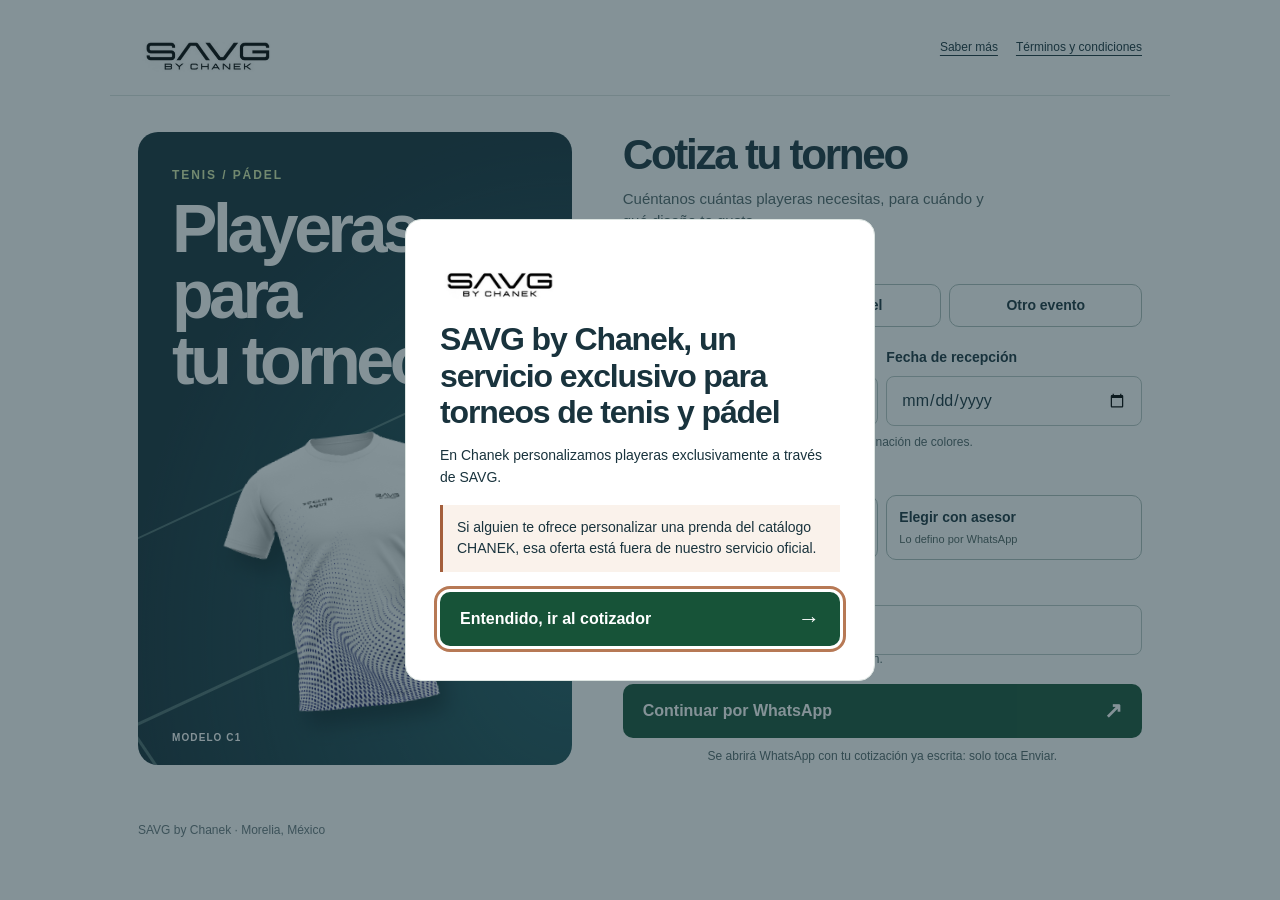
<file: index.html>
<!doctype html><html lang="es-MX"><head><meta charset="utf-8"><meta name="viewport" content="width=device-width,initial-scale=1"><meta name="theme-color" content="#19333d"><title>SAVG by Chanek | Cotiza tu torneo</title><meta name="description" content="Indica cantidad, fecha de recepción y diseño de playera para tu torneo de tenis o pádel y solicita tu cotización por WhatsApp."><link rel="stylesheet" href="styles.css"><script src="quote.js?v=20261125c" defer></script><link rel="stylesheet" href="torneos.css?v=20261125d"><script src="torneos.js?v=20261125d" defer></script><script>
!function(f,b,e,v,n,t,s){if(f.fbq)return;n=f.fbq=function(){n.callMethod?n.callMethod.apply(n,arguments):n.queue.push(arguments)};if(!f._fbq)f._fbq=n;n.push=n;n.loaded=!0;n.version='2.0';n.queue=[];t=b.createElement(e);t.async=!0;t.src=v;s=b.getElementsByTagName(e)[0];s.parentNode.insertBefore(t,s)}(window,document,'script','https://connect.facebook.net/en_US/fbevents.js');
fbq('init','4872146926148195');fbq('track','PageView');
window.savgTrack=function(ev,data){try{if(window.fbq)fbq('track',ev,data||{})}catch(e){}};
</script>
</head><body>
<noscript><img height="1" width="1" style="display:none" alt="" src="https://www.facebook.com/tr?id=4872146926148195&amp;ev=PageView&amp;noscript=1"></noscript>

<header><a href="#" id="home" aria-label="SAVG by Chanek, cotizador"><img src="assets/logo.png" alt="SAVG by Chanek" width="140" height="55"></a><nav aria-label="Información"><button type="button" class="text-button" id="moreInfo">Saber más</button><button type="button" class="text-button" id="termsLink">Términos y condiciones</button></nav></header>
<main class="tournament">
  <aside class="court" aria-label="Playeras SAVG para torneos">
    <div class="court-copy"><p>Tenis / Pádel</p><h1>Playeras para<br>tu torneo.</h1></div>
    <div class="court-lines" aria-hidden="true"></div>
    <figure class="jersey"><img id="heroShirt" src="assets/c1-original.png" alt="Playera del catálogo SAVG, modelo C1"><figcaption id="heroCode">Modelo C1</figcaption></figure>
  </aside>
  <section class="request" aria-labelledby="formTitle">
    <h2 id="formTitle">Cotiza tu torneo</h2>
    <p class="subhead">Cuéntanos cuántas playeras necesitas, para cuándo y qué diseño te gusta.</p>
    <form id="tournamentForm">
      <fieldset class="sports"><legend>¿Qué tipo de evento organizas?</legend>
        <div class="sport-options">
          <label><input type="radio" name="sport" value="Tenis" required><span>Tenis</span></label>
          <label><input type="radio" name="sport" value="Pádel"><span>Pádel</span></label>
          <label><input type="radio" name="sport" value="Otro"><span>Otro evento</span></label>
        </div>
      </fieldset>
      <p id="outside" class="scope-note" role="status" hidden>Este cotizador es exclusivo para torneos de tenis o pádel.</p>
      <fieldset id="leadFields">
        <div class="pair">
          <label for="qty">Cantidad de playeras<input id="qty" type="number" step="1" min="100" aria-describedby="quantityMinimum" placeholder="Ej. 150" inputmode="numeric" required></label>
          <label for="needDate">Fecha de recepción<input id="needDate" type="date" aria-describedby="dateNotice" required></label>
        </div>
        <p class="quantity-minimum" id="quantityMinimum">Mínimo 100 playeras del mismo diseño y combinación de colores.</p>
        <div id="dateNotice" class="date-notice" role="status" hidden><strong id="dateTitle"></strong><span id="dateReason"></span></div>
        <fieldset id="quoteFields">
        <fieldset class="design"><legend>Diseño de la playera</legend>
          <div class="design-options">
            <button type="button" id="chooseDesign" aria-haspopup="dialog"><b id="chosenLabel">Elegir del catálogo</b><small>Ver los 18 modelos →</small></button>
            <button type="button" id="advise" aria-pressed="false"><b>Elegir con asesor</b><small>Lo defino por WhatsApp</small></button>
          </div>
          <p class="error" role="alert" id="designError"></p>
        </fieldset>
        <section class="instant-quote" id="estimate" aria-labelledby="estimateTitle" hidden>
          <h3 id="estimateTitle">Tu cotización</h3>
          <div id="pricedDetails">
            <label class="quality-line" for="fabric">Calidad de la playera<select id="fabric"></select></label>
            <div aria-live="polite">
              <p class="estimate-line" id="baseLine"></p>
              <p class="estimate-line" id="expressLine" hidden></p>
              <p class="estimate-total"><span id="totalLabel">Total estimado</span><strong id="quoteTotal"></strong></p>
              <p class="estimate-note" id="quoteNote"></p>
            </div>
          </div>
          <p id="manualPrice" class="estimate-note" hidden>Para más de 600 playeras por variante, un asesor confirma el precio por WhatsApp.</p>
        </section>
        <div class="pair phone-pair" id="contactFields">
          <label for="clientPhone">Tu WhatsApp<input id="clientPhone" type="tel" inputmode="tel" autocomplete="tel" maxlength="20" placeholder="10 dígitos, ej. 443 123 4567" aria-describedby="contactNote" required></label>
        </div>
        <p class="quantity-minimum" id="contactNote">Te contactamos a este número con tu cotización.</p>
        <button type="submit" id="waButton" class="wa">Continuar por WhatsApp <span aria-hidden="true">↗</span></button>
        <p class="handoff">Se abrirá WhatsApp con tu cotización ya escrita: solo toca Enviar.</p>
        <a id="waFallback" class="wa-fallback" href="#" rel="noopener" hidden>¿No se abrió WhatsApp? Toca aquí para enviar tu cotización</a>
        </fieldset>
      </fieldset>
    </form>
  </section>
</main>
<dialog id="brandNotice" aria-labelledby="brandNoticeTitle" aria-describedby="brandService brandWarning">
  <img class="notice-logo" src="assets/logo.png" width="120" height="47" alt="SAVG by Chanek">
  <h2 id="brandNoticeTitle">SAVG by Chanek, un servicio exclusivo para torneos de tenis y pádel</h2>
  <p id="brandService">En Chanek personalizamos playeras exclusivamente a través de SAVG.</p>
  <p id="brandWarning">Si alguien te ofrece personalizar una prenda del catálogo CHANEK, esa oferta está fuera de nuestro servicio oficial.</p>
  <form method="dialog"><button type="submit" class="wa" autofocus>Entendido, ir al cotizador <span aria-hidden="true">→</span></button></form>
</dialog>
<dialog id="models" aria-labelledby="modelsTitle"><div class="modal-head"><div><span class="eyebrow">CATÁLOGO SAVG</span><h2 id="modelsTitle">Elige tu diseño</h2></div><button type="button" class="secondary" id="closeModels" autofocus>Cerrar ✕</button></div><p>Adaptamos el modelo a los colores y logos de tu torneo.</p><div class="models-grid" id="modelsList"></div></dialog>
<footer><span>SAVG by Chanek · Morelia, México</span></footer>
<dialog id="learn" aria-labelledby="learnTitle"><div class="modal-head"><div><span class="eyebrow">SAVG BY CHANEK</span><h2 id="learnTitle">Saber más</h2></div><button type="button" id="closeLearn" class="secondary" aria-label="Cerrar Saber más">Cerrar ✕</button></div><p>Fabricamos playeras para torneos de tenis o pádel con diseños preestablecidos que adaptamos con tus colores y logos.</p><a class="button" href="assets/catalogo-savg.pdf" target="_blank" rel="noopener">Ver catálogo completo · PDF ↗</a><p class="hint">Se abre en otra pestaña. Tu cotización se conserva.</p><details><summary>Qué incluye el catálogo</summary><p>Diseños, calidades, precios por volumen, producción, beneficios para eventos y condiciones del proyecto.</p></details><details><summary>Cómo funciona</summary><p>Cotiza → elige un diseño preestablecido → confirma colores, tallas y logos → aprueba y paga el anticipo → producimos y liquidamos antes del envío.</p></details><details><summary>Comparar precios</summary><div class="table"><table><caption>Precio por playera · MXN · IVA incluido</caption><thead><tr><th>Piezas por variante</th><th>Media</th><th>Alta</th><th>Premium</th></tr></thead><tbody id="priceRows"></tbody></table></div><p class="hint">Cada diseño y combinación de colores se cotiza por separado. Correspondencias del catálogo: Media = ProLite Basic; Alta = ProLite Premium; Premium = ProLite Elite.</p></details><details><summary>Probar una muestra</summary><div class="sample-links"><a href="?ejemplo=estandar">Pedido estándar · 137 playeras ↗</a><a href="?ejemplo=expres">Pedido exprés · 120 playeras ↗</a><a href="?ejemplo=diseno">Proyecto que requiere ajustes ↗</a><a href="?ejemplo=variantes">Dos variantes · 100 + 100 playeras ↗</a></div><p class="hint">Son ejemplos editables. Tu cotización se conserva por separado.</p></details><button type="button" class="text-button" id="learnTerms">Consultar términos y condiciones</button></dialog>
<dialog id="condiciones" class="conditions" aria-labelledby="termsTitle"><div class="terms-header"><div><span class="eyebrow">SAVG BY CHANEK</span><h2 id="termsTitle">Términos y condiciones</h2></div><button type="button" id="closeTerms" class="button outline" autofocus aria-label="Cerrar términos y condiciones">Cerrar ✕</button></div><div class="terms-content"><p>Cotiza → confirma disponibilidad y detalles → aprueba y paga 50% → liquida antes del envío.</p><div class="rules">
<details><summary>Tiempos y pagos</summary><p>La fecha que eliges es la fecha deseada de recepción. El estimado cuenta lunes a viernes desde hoy en México, sin descontar festivos. Se requieren al menos 5 días hábiles para aceptar el proyecto. De 5 a 9 días hábiles se agrega un 20% provisional al subtotal de prendas para priorizar la producción. A partir de 10 días hábiles no se aplica el recargo automático. No equivale a confirmar disponibilidad ni entrega. Debemos revisar agenda y transporte a tu ciudad. La producción estándar requiere de 3 a 4 semanas desde la aprobación completa de cantidades, tallas, diseño, logos y anticipo, más el envío. El plazo y cualquier recargo se recalculan al confirmar. 50% para iniciar y 50% antes del envío.</p></details>
<details><summary>Precio por variante</summary><p>Mínimo 100 piezas de un mismo diseño y combinación de colores. No se suman diseños ni colores: dos variantes de 100 no forman un rango de 200. Cada variante puede tener un costo propio confirmado en la cotización.</p></details>
<details><summary>Diseño, marca y logos</summary><p>Diseño: $500 MXN, descontado si el pedido se produce con nosotros. Incluye de 3 a 15 logos. El logo SAVG permanece visible al frente. El alcance es de diseños base full print; no incluye diseño desde cero, cambios estructurales ni rediseños fuera del sistema.</p></details>
<details><summary>Archivos y aprobación</summary><p>Enviar logos vectorizados en AI, EPS o SVG. Conversión sin costo cuando sea posible; redibujar o trazar desde cero en casos extremos cuesta $1,000 MXN. Con JPG o PNG se requiere responsiva y no se garantiza precisión total de impresión. Confirmar todos los detalles y anticipo autoriza el inicio de producción.</p></details>
<details><summary>Cambios y cancelaciones</summary><p>Cantidades, tallas, colores, diseño y logos solo pueden modificarse antes de producir. Cualquier cambio posterior a la aprobación queda sujeto a validación y puede modificar el plazo. Si la producción comenzó, cancelar implica una penalización del 100% del anticipo.</p></details>
<details><summary>Envío, garantía y tallas</summary><p>Envío con costo adicional. SAVG no responde por demoras o daños durante el transporte. Reporta defectos de fabricación en un plazo de 5 días hábiles. Dama y caballero: CH, M, G, XG, XXG. Niño: 6-8, 8-10, 10-12 y 12-14.</p></details></div></div></dialog><noscript>Activa JavaScript para completar tu solicitud de cotización.</noscript></body></html>
</file>
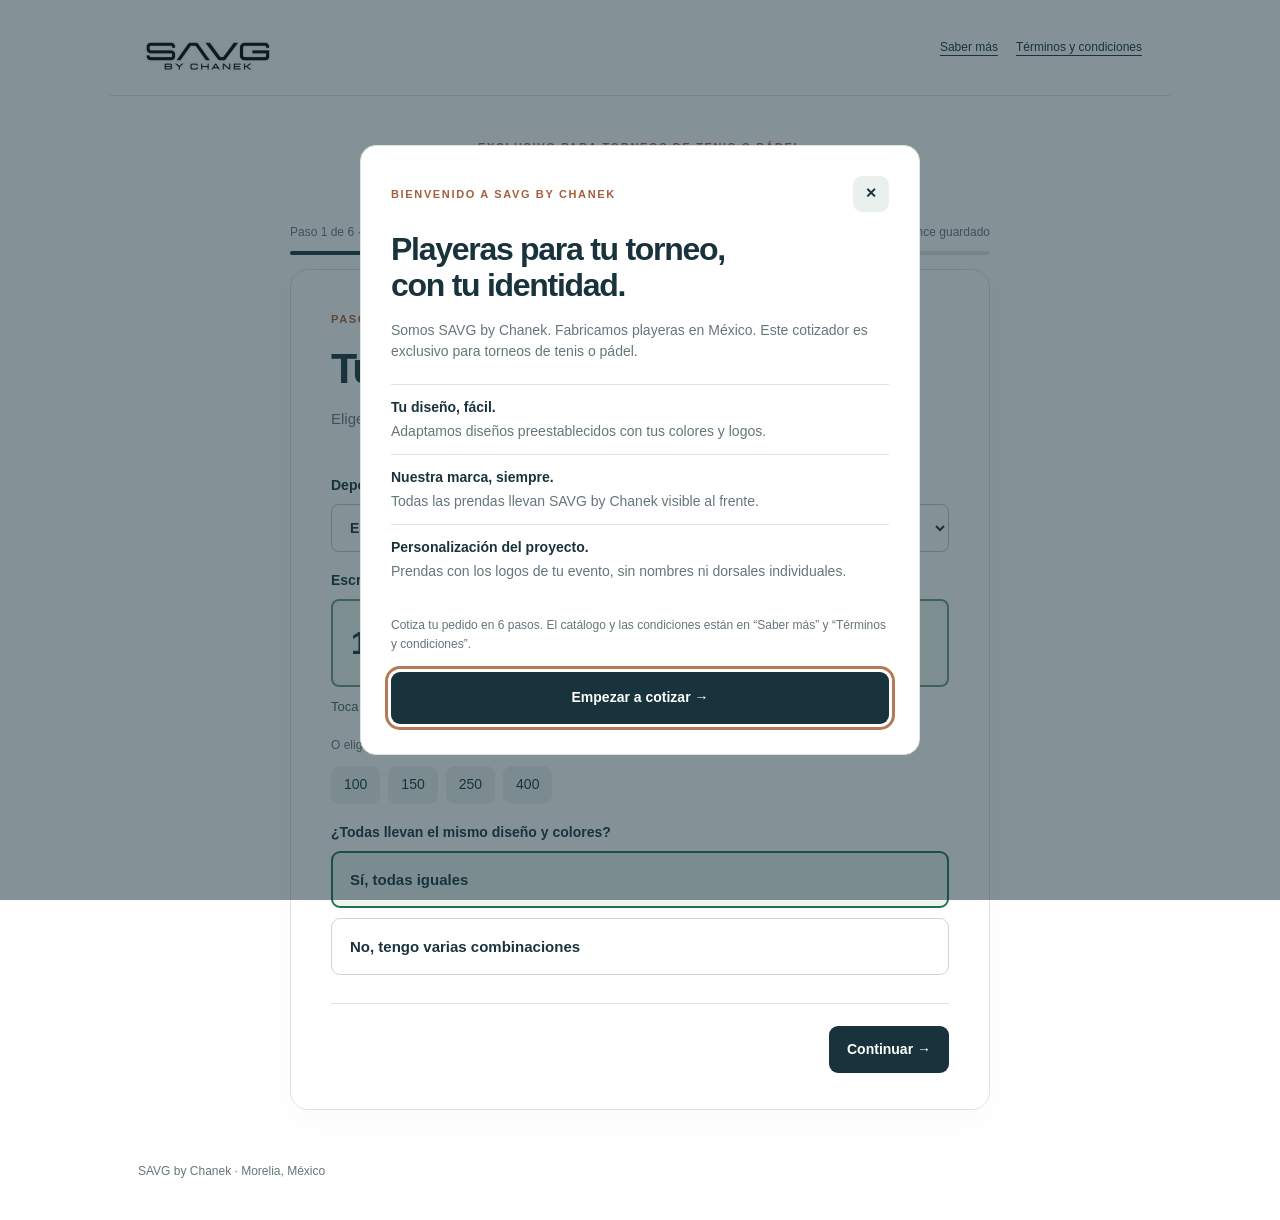
<file: muestra.html>
<!doctype html><html lang="es-MX"><head><meta charset="utf-8"><meta name="viewport" content="width=device-width,initial-scale=1"><meta name="theme-color" content="#19333d"><title>SAVG by Chanek | Cotiza tu torneo</title><meta name="description" content="Cotiza playeras para tu torneo de tenis o pádel en seis pasos. Conoce tu precio, compara calidades y revisa la viabilidad de tu proyecto."><link rel="stylesheet" href="styles.css"><script src="quote.js" defer></script><script src="examples.js" defer></script><script src="app.js" defer></script><script>
!function(f,b,e,v,n,t,s){if(f.fbq)return;n=f.fbq=function(){n.callMethod?n.callMethod.apply(n,arguments):n.queue.push(arguments)};if(!f._fbq)f._fbq=n;n.push=n;n.loaded=!0;n.version='2.0';n.queue=[];t=b.createElement(e);t.async=!0;t.src=v;s=b.getElementsByTagName(e)[0];s.parentNode.insertBefore(t,s)}(window,document,'script','https://connect.facebook.net/en_US/fbevents.js');
fbq('init','4872146926148195');fbq('track','PageView');
window.savgTrack=function(ev,data){try{if(window.fbq)fbq('track',ev,data||{})}catch(e){}};
</script>
</head><body>
<noscript><img height="1" width="1" style="display:none" alt="" src="https://www.facebook.com/tr?id=4872146926148195&amp;ev=PageView&amp;noscript=1"></noscript>

<header><a href="#" id="home" aria-label="SAVG by Chanek, cotizador"><img src="assets/logo.png" alt="SAVG by Chanek" width="140" height="55"></a><nav aria-label="Información"><button type="button" class="text-button" id="moreInfo">Saber más</button><button type="button" class="text-button" id="termsLink">Términos y condiciones</button></nav></header>
<main><div class="intro"><span class="eyebrow">EXCLUSIVO PARA TORNEOS DE TENIS O PÁDEL</span><p>Tu identidad. Nuestras playeras.</p></div><div id="sampleBanner" class="sample-banner" hidden><strong id="sampleTitle"></strong><span>Puedes cambiar las respuestas para probar.</span><a id="exitSample" href="./">Abrir el cotizador</a></div><div class="back-row"><button type="button" id="previous" class="return-button" hidden>← Regresar</button></div><div id="priceBar" class="price-bar" hidden aria-live="polite"><div><span id="priceCaption">Tu estimado</span><strong id="quickPrice"></strong></div><small id="quickUnit"></small></div><div class="progress-wrap"><span id="stage"></span><span id="savedStatus"></span><progress id="progress" max="6" value="1" aria-label="Avance de la cotización"></progress></div>
<form id="form" novalidate><section class="question" id="question" tabindex="-1"><span id="stepLabel" class="eyebrow"></span><h1 id="questionTitle"></h1><p id="questionHint" class="lead"></p><div id="answer"></div><p id="error" class="error" role="alert"></p><div class="navigation"><button type="button" id="back" class="secondary">← Anterior</button><button type="submit" id="next">Continuar →</button></div></section></form>
<section id="result" class="result" tabindex="-1" hidden><div class="result-heading"><span class="eyebrow">TU COTIZACIÓN</span><h1>Esto es lo que necesitas.</h1><p>Revisa el precio y qué tan viable es tu proyecto.</p></div><div class="result-grid"><div><section class="result-card" id="feasibility" aria-live="polite"></section><section class="result-card"><h2>Tu pedido</h2><div id="summary"></div><button type="button" class="text-button" id="edit">Editar mis respuestas</button></section></div><section class="result-card budget"><h2>Tu presupuesto</h2><div id="costs"></div><p class="hint">MXN · IVA incluido · envío por cotizar.</p><p class="hint">Diseño: $500 MXN, descontado al producir. Sin cargo neto adicional de diseño en este estimado.</p><p id="resultTiming" class="hint"></p><button type="button" id="send" class="wide">Cotizar mi torneo →</button><div class="actions"><button type="button" id="copy" class="secondary">Copiar resumen</button><button type="button" id="print" class="secondary">Guardar como PDF</button></div><p id="status" role="status"></p><p class="hint">La cotización es un estimado. Un asesor confirma disponibilidad, diseño, envío y precio final antes de producir.</p><button type="button" class="text-button" id="resultTerms">Consultar términos y condiciones</button></section></div><button type="button" id="restart" class="text-button">Empezar otra cotización</button></section>
</main><footer><span>SAVG by Chanek · Morelia, México</span></footer>
<dialog id="welcome" class="welcome" aria-labelledby="welcomeTitle" aria-describedby="welcomeDescription"><div class="modal-head"><span class="eyebrow">BIENVENIDO A SAVG BY CHANEK</span><button type="button" id="closeWelcome" class="secondary welcome-close" aria-label="Cerrar presentación">✕</button></div><h2 id="welcomeTitle">Playeras para tu torneo,<br>con tu identidad.</h2><p id="welcomeDescription">Somos SAVG by Chanek. Fabricamos playeras en México. Este cotizador es exclusivo para torneos de tenis o pádel.</p><ul class="welcome-points"><li><strong>Tu diseño, fácil.</strong> Adaptamos diseños preestablecidos con tus colores y logos.</li><li><strong>Nuestra marca, siempre.</strong> Todas las prendas llevan SAVG by Chanek visible al frente.</li><li><strong>Personalización del proyecto.</strong> Prendas con los logos de tu evento, sin nombres ni dorsales individuales.</li></ul><p class="welcome-caption">Cotiza tu pedido en 6 pasos. El catálogo y las condiciones están en “Saber más” y “Términos y condiciones”.</p><button type="button" id="startQuote" class="wide" autofocus>Empezar a cotizar →</button></dialog>
<dialog id="learn" aria-labelledby="learnTitle"><div class="modal-head"><div><span class="eyebrow">SAVG BY CHANEK</span><h2 id="learnTitle">Saber más</h2></div><button type="button" id="closeLearn" class="secondary" aria-label="Cerrar Saber más">Cerrar ✕</button></div><p>Fabricamos playeras para torneos de tenis o pádel con diseños preestablecidos que adaptamos con tus colores y logos.</p><a class="button" href="assets/catalogo-savg.pdf" target="_blank" rel="noopener">Ver catálogo completo · PDF ↗</a><p class="hint">Se abre en otra pestaña. Tu cotización se conserva.</p><details><summary>Qué incluye el catálogo</summary><p>Diseños, calidades, precios por volumen, producción, beneficios para eventos y condiciones del proyecto.</p></details><details><summary>Cómo funciona</summary><p>Cotiza → elige un diseño preestablecido → confirma colores, tallas y logos → aprueba y paga el anticipo → producimos y liquidamos antes del envío.</p></details><details><summary>Comparar precios</summary><div class="table"><table><caption>Precio por playera · MXN · IVA incluido</caption><thead><tr><th>Piezas por variante</th><th>Media</th><th>Alta</th><th>Premium</th></tr></thead><tbody id="priceRows"></tbody></table></div><p class="hint">Cada diseño y combinación de colores se cotiza por separado. Correspondencias del catálogo: Media = ProLite Basic; Alta = ProLite Premium; Premium = ProLite Elite.</p></details><details><summary>Probar una muestra</summary><div class="sample-links"><a href="?ejemplo=estandar">Pedido estándar · 137 playeras ↗</a><a href="?ejemplo=expres">Pedido exprés · 120 playeras ↗</a><a href="?ejemplo=diseno">Proyecto que requiere ajustes ↗</a><a href="?ejemplo=variantes">Dos variantes · 100 + 100 playeras ↗</a></div><p class="hint">Son ejemplos editables. Tu cotización se conserva por separado.</p></details><button type="button" class="text-button" id="learnTerms">Consultar términos y condiciones</button></dialog>
<dialog id="condiciones" class="conditions" aria-labelledby="termsTitle"><div class="terms-header"><div><span class="eyebrow">SAVG BY CHANEK</span><h2 id="termsTitle">Términos y condiciones</h2></div><button type="button" id="closeTerms" class="button outline" autofocus aria-label="Cerrar términos y condiciones">Cerrar ✕</button></div><div class="terms-content"><p>Cotiza → confirma disponibilidad y detalles → aprueba y paga 50% → liquida antes del envío.</p><div class="rules">
<details><summary>Tiempos y pagos</summary><p>La fecha que eliges es la fecha deseada de recepción. El estimado cuenta lunes a viernes desde hoy en México, sin descontar festivos. Se requieren al menos 5 días hábiles para aceptar el proyecto. De 5 a 9 días hábiles se agrega un 20% provisional al subtotal de prendas para priorizar la producción. A partir de 10 días hábiles no se aplica el recargo automático. No equivale a confirmar disponibilidad ni entrega. Debemos revisar agenda y transporte a tu ciudad. La producción estándar requiere de 3 a 4 semanas desde la aprobación completa de cantidades, tallas, diseño, logos y anticipo, más el envío. El plazo y cualquier recargo se recalculan al confirmar. 50% para iniciar y 50% antes del envío.</p></details>
<details><summary>Precio por variante</summary><p>Mínimo 100 piezas de un mismo diseño y combinación de colores. No se suman diseños ni colores: dos variantes de 100 no forman un rango de 200. Cada variante puede tener un costo propio confirmado en la cotización.</p></details>
<details><summary>Diseño, marca y logos</summary><p>Diseño: $500 MXN, descontado si el pedido se produce con nosotros. Incluye de 3 a 15 logos. El logo SAVG permanece visible al frente. El alcance es de diseños base full print; no incluye diseño desde cero, cambios estructurales ni rediseños fuera del sistema.</p></details>
<details><summary>Archivos y aprobación</summary><p>Enviar logos vectorizados en AI, EPS o SVG. Conversión sin costo cuando sea posible; redibujar o trazar desde cero en casos extremos cuesta $1,000 MXN. Con JPG o PNG se requiere responsiva y no se garantiza precisión total de impresión. Confirmar todos los detalles y anticipo autoriza el inicio de producción.</p></details>
<details><summary>Cambios y cancelaciones</summary><p>Cantidades, tallas, colores, diseño y logos solo pueden modificarse antes de producir. Cualquier cambio posterior a la aprobación queda sujeto a validación y puede modificar el plazo. Si la producción comenzó, cancelar implica una penalización del 100% del anticipo.</p></details>
<details><summary>Envío, garantía y tallas</summary><p>Envío con costo adicional. SAVG no responde por demoras o daños durante el transporte. Reporta defectos de fabricación en un plazo de 5 días hábiles. Dama y caballero: CH, M, G, XG, XXG. Niño: 6-8, 8-10, 10-12 y 12-14.</p></details></div></div></dialog><dialog id="resetDialog"><h2>¿Empezar otra cotización?</h2><p>Se borrarán las respuestas de esta cotización.</p><div class="actions"><button type="button" id="cancelReset" class="secondary">Conservar respuestas</button><button type="button" id="confirmReset">Empezar de nuevo</button></div></dialog><section id="printQuote"></section><noscript>Activa JavaScript para completar tu solicitud de cotización.</noscript></body></html>
</file>
<file: styles.css>
:root{--ink:#19333d;--muted:#65767b;--rust:#a45f3c;--line:#dce4e1;--paper:#fff;--green:#1f7151;--amber:#946000;--red:#aa3834}*{box-sizing:border-box}[hidden]{display:none!important}html{scroll-behavior:smooth}body{margin:0;background:var(--paper);color:var(--ink);font:16px/1.5 Arial,Helvetica,sans-serif}header,main,footer{max-width:1060px;padding:20px 28px;margin:auto}header{display:flex;align-items:center;justify-content:space-between;gap:12px;border-bottom:1px solid var(--line)}header img{display:block;object-fit:contain}nav{display:flex;gap:18px;align-items:center}a{color:inherit}.intro{text-align:center;padding:18px 0 10px}.intro p{margin:6px 0;font-size:14px;color:var(--muted)}.eyebrow{font-size:11px;font-weight:700;letter-spacing:.15em;color:var(--rust)}.progress-wrap{max-width:700px;margin:22px auto 14px;display:flex;justify-content:space-between;gap:10px;flex-wrap:wrap;font-size:12px;color:var(--muted)}progress{width:100%;height:4px;border:0;border-radius:3px;overflow:hidden;accent-color:var(--ink)}progress::-webkit-progress-bar{background:#dfe6e2}progress::-webkit-progress-value{background:var(--ink)}.question{max-width:700px;margin:auto;background:white;border:1px solid var(--line);border-radius:18px;padding:36px 40px;box-shadow:0 12px 36px #19333d06}h1{font-size:clamp(29px,4.4vw,43px);letter-spacing:-.045em;line-height:1.13;margin:14px 0 14px}h2{font-size:22px;letter-spacing:-.025em;margin:8px 0 18px}.lead{color:var(--muted);font-size:15px;margin:0 0 26px;line-height:1.6}button,.button{cursor:pointer;border:0;border-radius:9px;padding:14px 18px;background:var(--ink);color:white;font:700 14px/1.4 Arial,sans-serif;text-decoration:none;display:inline-block}button:disabled{opacity:.5;cursor:not-allowed}.secondary{background:#eaf0ed;color:var(--ink)}.text-button{background:transparent;color:var(--ink);padding:6px 0;text-decoration:underline;text-underline-offset:4px;font-weight:400;font-size:12px}input,select,textarea{display:block;width:100%;min-width:0;margin:8px 0 0;padding:14px;border:1px solid #b9c8c5;border-radius:8px;font:inherit;color:var(--ink);background:white}input[type=number]{font-size:24px;font-weight:700}input[type=checkbox]{display:inline;width:auto;margin-right:8px;accent-color:var(--ink)}label{display:block;font-size:14px;font-weight:700;margin:18px 0 8px}textarea{min-height:80px}button:focus-visible,a:focus-visible,input:focus-visible,summary:focus-visible,textarea:focus-visible{outline:3px solid #b77955;outline-offset:3px}.question:focus{outline:none}.choices{display:grid;gap:10px}.choice{display:flex;align-items:center;justify-content:space-between;gap:14px;width:100%;padding:17px 18px;text-align:left;color:var(--ink);background:white;border:1px solid #cdd9d4;font-size:15px;font-weight:600;transition:border-color .15s,background .15s}.choice:hover{background:#f3f6f4;border-color:#8aaba0}.choice[aria-pressed=true]{background:#edf4f0;border:2px solid var(--green);padding:16px 17px}.choice small{display:block;font-size:12px;color:var(--muted);font-weight:400;margin-top:4px}.choice .price{font-size:20px;white-space:nowrap}.quality-note{font-size:13px;color:var(--rust);background:#fbf2e9;padding:12px 14px;border-radius:8px}.pills{display:flex;gap:8px;flex-wrap:wrap;margin:12px 0}.pills button{padding:9px 13px;background:#edf1ef;color:var(--ink);font-weight:500}.navigation{display:flex;justify-content:space-between;align-items:center;gap:14px;margin-top:28px;border-top:1px solid var(--line);padding-top:22px}.navigation #next{margin-left:auto}.hint,small{font-size:12px;color:var(--muted)}.error{font-size:13px;color:var(--red)}.variant{padding:16px;border:1px solid var(--line);border-radius:10px;margin:14px 0}.variant h3{font-size:15px;margin:0}.variant label{margin-top:12px}.split{display:grid;grid-template-columns:1fr 1fr;gap:16px}.price-bar{max-width:700px;margin:15px auto 20px;padding:15px 20px;border-radius:12px;background:var(--ink);color:white;display:flex;align-items:center;justify-content:space-between;gap:14px}.price-bar div{display:flex;flex-direction:column}.price-bar span{font-size:11px;color:#b8cfc7}.price-bar strong{font-size:27px;letter-spacing:-.04em}.price-bar small{color:#e5eee9;text-align:right}.result-heading{text-align:center;margin:30px 0}.result-heading p{color:var(--muted)}.result-grid{display:grid;grid-template-columns:1fr 1fr;gap:20px}.result-card{background:white;padding:26px;border:1px solid var(--line);border-radius:15px;margin-bottom:18px}.result-card p{color:var(--muted);font-size:14px}.budget{align-self:start}.status-badge{display:inline-flex;align-items:center;gap:8px;font-size:12px;font-weight:700}.dot{width:11px;height:11px;border-radius:100%;background:currentColor}.green{color:var(--green)}.yellow{color:var(--amber)}.red{color:var(--red)}.reason{border-top:1px solid var(--line);padding:12px 0;margin:0!important}.positive{font-size:13px!important}.amount{display:flex;justify-content:space-between;gap:16px;margin:13px 0}.amount.total{font-size:25px;font-weight:700;border-top:1px solid var(--line);padding-top:18px}.line-item{border-top:1px solid var(--line);padding:12px 0}.line-item p{margin:4px 0;font-size:13px}.wide{width:100%}.actions{display:flex;gap:8px;flex-wrap:wrap;margin-top:12px}details{border-top:1px solid var(--line);padding-top:14px;margin-top:18px}summary{cursor:pointer;font-weight:700;font-size:14px}.table{overflow:auto}table{width:100%;border-collapse:collapse;font-size:12px;margin:15px 0}td,th{padding:10px 6px;border-bottom:1px solid var(--line);text-align:left}caption{text-align:left;font-size:11px;color:var(--muted)}dialog{max-width:760px;width:calc(100% - 32px);max-height:88vh;border:1px solid var(--line);border-radius:16px;color:var(--ink);padding:28px}dialog::backdrop{background:#19333d88}.modal-head,.terms-header{display:flex;justify-content:space-between;align-items:center;gap:16px}.modal-head h2,.terms-header h2{margin:8px 0}dialog p{font-size:14px;color:var(--muted)}.terms-content{font-size:14px}footer{display:flex;justify-content:space-between;flex-wrap:wrap;gap:12px;font-size:12px;color:var(--muted);padding-top:32px;padding-bottom:40px}#printQuote{display:none}@media(max-width:680px){header,main,footer{padding:16px}header img{width:112px;height:44px}nav{gap:12px}nav .text-button{font-size:11px}.intro{padding-top:15px}.question{padding:26px 22px;border-radius:14px}.result-grid,.split{grid-template-columns:1fr}.price-bar{padding:13px 16px}.price-bar strong{font-size:25px}.price-bar small{font-size:11px}h1{font-size:32px}.choice{font-size:14px;padding:15px}.choice[aria-pressed=true]{padding:14px}.result-card{padding:22px}.question .navigation{position:relative}#savedStatus{font-size:10px}dialog{padding:22px}.quality .price{font-size:18px}}@media print{body>*{display:none!important}body{background:white}#printQuote{display:block!important;white-space:pre-wrap;font:12px/1.6 Arial;color:#111;padding:10mm}#printQuote img{width:140px;display:block;margin-bottom:20px}@page{margin:12mm}}

.back-row{max-width:700px;margin:12px auto}.return-button{border:1px solid #b6c8bf;background:#fff;color:var(--ink);padding:9px 14px;font-size:13px}.quantity-input{border:2px solid #719786;background:#f2f8f4;font-size:32px!important;padding:18px}.quantity-help{font-size:13px;color:#406352;margin:10px 0 20px}.preset-label{margin-bottom:0}.sample-banner{max-width:700px;margin:12px auto;padding:14px 18px;border:1px solid #d6bc8a;border-radius:10px;background:#fff7e7;display:flex;gap:7px;flex-direction:column;font-size:12px}.sample-banner span{color:var(--muted)}.sample-banner a{font-weight:700}.sample-links{display:grid;gap:14px;margin:18px 0;font-size:14px}#result:focus{outline:none}

select:focus-visible{outline:3px solid #b77955;outline-offset:3px}

.welcome{max-width:560px;padding:30px}.welcome .modal-head{gap:12px}.welcome-close{padding:8px 12px;flex-shrink:0}.welcome h2{font-size:32px;line-height:1.12;letter-spacing:-.04em;margin:20px 0 16px}.welcome-points{list-style:none;padding:0;margin:22px 0}.welcome-points li{padding:12px 0;border-top:1px solid var(--line);font-size:14px;color:var(--muted)}.welcome-points strong{color:var(--ink);display:block;margin-bottom:3px}.welcome .welcome-caption{font-size:12px;line-height:1.6;margin:18px 0}.welcome #startQuote{padding:16px}@media(max-width:680px){.welcome{padding:23px}.welcome h2{font-size:29px}.welcome .eyebrow{font-size:10px}.welcome-points{margin:16px 0}.welcome-points li{padding:10px 0}}
</file>
<file: torneos.css>
.tournament {
  display:grid; grid-template-columns:minmax(0,.91fr) minmax(0,1.09fr); gap:clamp(24px,4vw,56px);
  padding-block:36px 24px; align-items:stretch;
}
.court {
  isolation:isolate; position:relative; overflow:hidden; min-height:530px;
  border-radius:20px; background:radial-gradient(ellipse at 100% 80%,#215960,transparent 72%),#142f39; color:#fff;
  display:flex; flex-direction:column;
}
.court-copy {position:relative; z-index:2; padding:34px 34px 0}
.court-copy p {margin:0 0 12px; color:#d9edab; text-transform:uppercase; letter-spacing:.16em; font-weight:700; font-size:12px}
.court h1 {font-size:clamp(42px,5.4vw,68px); letter-spacing:-.065em; line-height:.97; margin:0}
.court-lines {position:absolute;z-index:-1;width:150%;height:64%;left:-24%;bottom:-15%;transform:rotate(-25deg) skewX(9deg);border:2px solid #8bada478;background:linear-gradient(90deg,transparent 14%,#8bada478 14%,#8bada478 14.4%,transparent 14.4% 85%,#8bada478 85%,#8bada478 85.4%,transparent 85.4%),linear-gradient(0deg,transparent 58%,#8bada478 58%,#8bada478 58.6%,transparent 58.6%)}
.jersey {position:relative; flex:1; margin:4px 12px 20px;display:flex;align-items:center;justify-content:center}
.jersey img {width:87%;height:294px;object-fit:contain;filter:drop-shadow(7px 15px 10px #07191e8c);transform:rotate(-6deg)}
.jersey figcaption {position:absolute;bottom:0;left:22px;color:white;letter-spacing:.11em;text-transform:uppercase;font-size:10px;font-weight:700}
.request {align-self:center;min-width:0}
.request h2 {font-size:clamp(30px,3.3vw,43px);line-height:1.08;letter-spacing:-.055em;margin:0 0 10px}
.subhead {color:#506568;font-size:15px;line-height:1.5;margin:0 0 22px;max-width:44ch}
.request fieldset {border:0;padding:0;margin:0;min-width:0}
.request legend,.pair label {font-size:14px;font-weight:700;padding:0;margin:0}
.sport-options,.design-options,.pair {display:grid;gap:8px}
.sport-options {grid-template-columns:1fr 1fr 1.24fr;margin:8px 0 20px}
.sport-options label {position:relative;margin:0}
.sport-options input {position:absolute;width:1px;height:1px;opacity:0}
.sport-options span,.design-options button {display:block;cursor:pointer;border:1px solid #acbdba;background:white;color:var(--ink);border-radius:10px}
.sport-options span {padding:10px 4px;text-align:center}
.sport-options input:checked+span,.design-options [aria-pressed=true] {background:#e5efdb;border-color:#426341;box-shadow:inset 0 0 0 1px #426341}
.sport-options input:focus-visible+span {outline:3px solid #af683f;outline-offset:3px}
.scope-note {padding:16px;border-left:3px solid #a45f3c;background:#faf0e8}
.pair,.design-options {grid-template-columns:repeat(2,minmax(0,1fr))}
.pair {margin-bottom:18px}
.phone-pair {grid-template-columns:1fr;margin-bottom:6px}
.pair input {height:50px;font-size:16px;font-weight:500}
.design-options {margin:8px 0 16px}
.design-options button {text-align:left;padding:12px;line-height:1.3}
.design-options small {display:block;font-size:11px;line-height:1.5;font-weight:400;color:#4e6260;margin-top:4px}
.wa {background:#175338;color:white;width:100%;display:flex;align-items:center;justify-content:space-between;font-size:16px;padding:16px 20px;border-radius:10px}
.wa:hover {background:#0d432a}
.wa span {font-size:22px;line-height:1}
.handoff {font-size:12px;color:#506568;text-align:center;margin:9px 0 0}
.wa-fallback {display:block;margin:12px 0 0;padding:12px;border:1px solid #175338;border-radius:10px;color:#175338;font-weight:600;text-align:center;text-decoration:none}
.wa-fallback[hidden] {display:none}
.models-grid {display:grid;grid-template-columns:repeat(3,minmax(0,1fr));gap:10px}
.models-grid button {background:#f2f4ee;border:1px solid var(--line);color:var(--ink);padding:10px;text-align:center}
.models-grid button[aria-pressed=true] {border:2px solid #497057}
.models-grid img {display:block;object-fit:contain;width:100%;height:100px;margin:0 0 5px}
@media(max-width:740px){
  .tournament {grid-template-columns:1fr;gap:22px;padding-top:16px}
  .court {min-height:155px;flex-direction:row;align-items:center}
  .court-copy {padding:18px 0 18px 20px;width:54%}
  .court h1 {font-size:clamp(35px,7vw,48px)}
  .court-copy p {font-size:10px;margin-bottom:8px}
  .jersey {height:145px;align-self:center;margin:0 12px 0 0}
  .jersey img {width:100%;height:122px}
  .jersey figcaption {left:auto;right:2px;bottom:5px;font-size:8px}
  .request {padding:0 2px}
  .models-grid img {height:75px}
}
@media(max-width:370px){.models-grid {grid-template-columns:repeat(2,minmax(0,1fr))}.pair {gap:5px}.pair input{padding:8px}.design-options button{padding:10px 8px}}

.quantity-minimum {margin:-10px 0 16px;color:#506568;font-size:12px;line-height:1.4}
@media (max-width:370px) {
  .tournament {gap:15px;padding-top:10px}
  .court {min-height:110px}
  .jersey {height:110px}
  .jersey img {height:95px}
  .court-copy {padding-block:10px}
  .court h1 {font-size:31px}
  .subhead {margin-bottom:14px}
  .sport-options {margin-bottom:12px}
  .design-options {margin-bottom:10px}
}

.instant-quote {border:1px solid #c8d5ca;border-radius:12px;background:#f0f4ed;padding:14px 16px;margin:2px 0 16px}
.instant-quote h3 {margin:0 0 8px;font-size:18px;letter-spacing:-.025em}
.instant-quote .quality-line,.estimate-total {display:flex;align-items:center;justify-content:space-between;gap:10px}
.instant-quote .quality-line {font-size:13px;margin:0 0 10px;font-weight:500}
.quality-line select {width:auto;min-width:106px;padding:7px 10px;margin:0}
.estimate-line,.estimate-note {font-size:13px;margin:5px 0;color:#415b53}
.estimate-total {border-top:1px solid #c8d5ca;padding-top:9px;margin:9px 0 2px;font-size:14px}
.estimate-total strong {font-size:clamp(19px,3vw,24px);line-height:1.2}
.estimate-note {font-size:12px;margin:5px 0 0}

.date-notice {border-left:3px solid #b78023;background:#fff4dc;color:#61450e;padding:12px 14px;margin:0 0 16px;border-radius:4px;font-size:14px}
.date-notice strong,.date-notice span {display:block}
.date-notice span {margin-top:3px}
.date-notice[data-state="rejected"] {color:#783224;border-color:#a84432;background:#fbede7}

#brandNotice {max-width:470px;padding:clamp(22px,5vw,34px)}
#brandNotice .notice-logo {display:block;object-fit:contain;margin:0 0 20px}
#brandNotice h2 {font-size:clamp(24px,5vw,32px);line-height:1.15;letter-spacing:-.035em;margin:0 0 14px}
#brandNotice p {color:var(--ink);line-height:1.55}
#brandWarning {border-left:3px solid var(--rust);background:#faf2eb;padding:12px 14px;margin:16px 0 20px}
</file>
